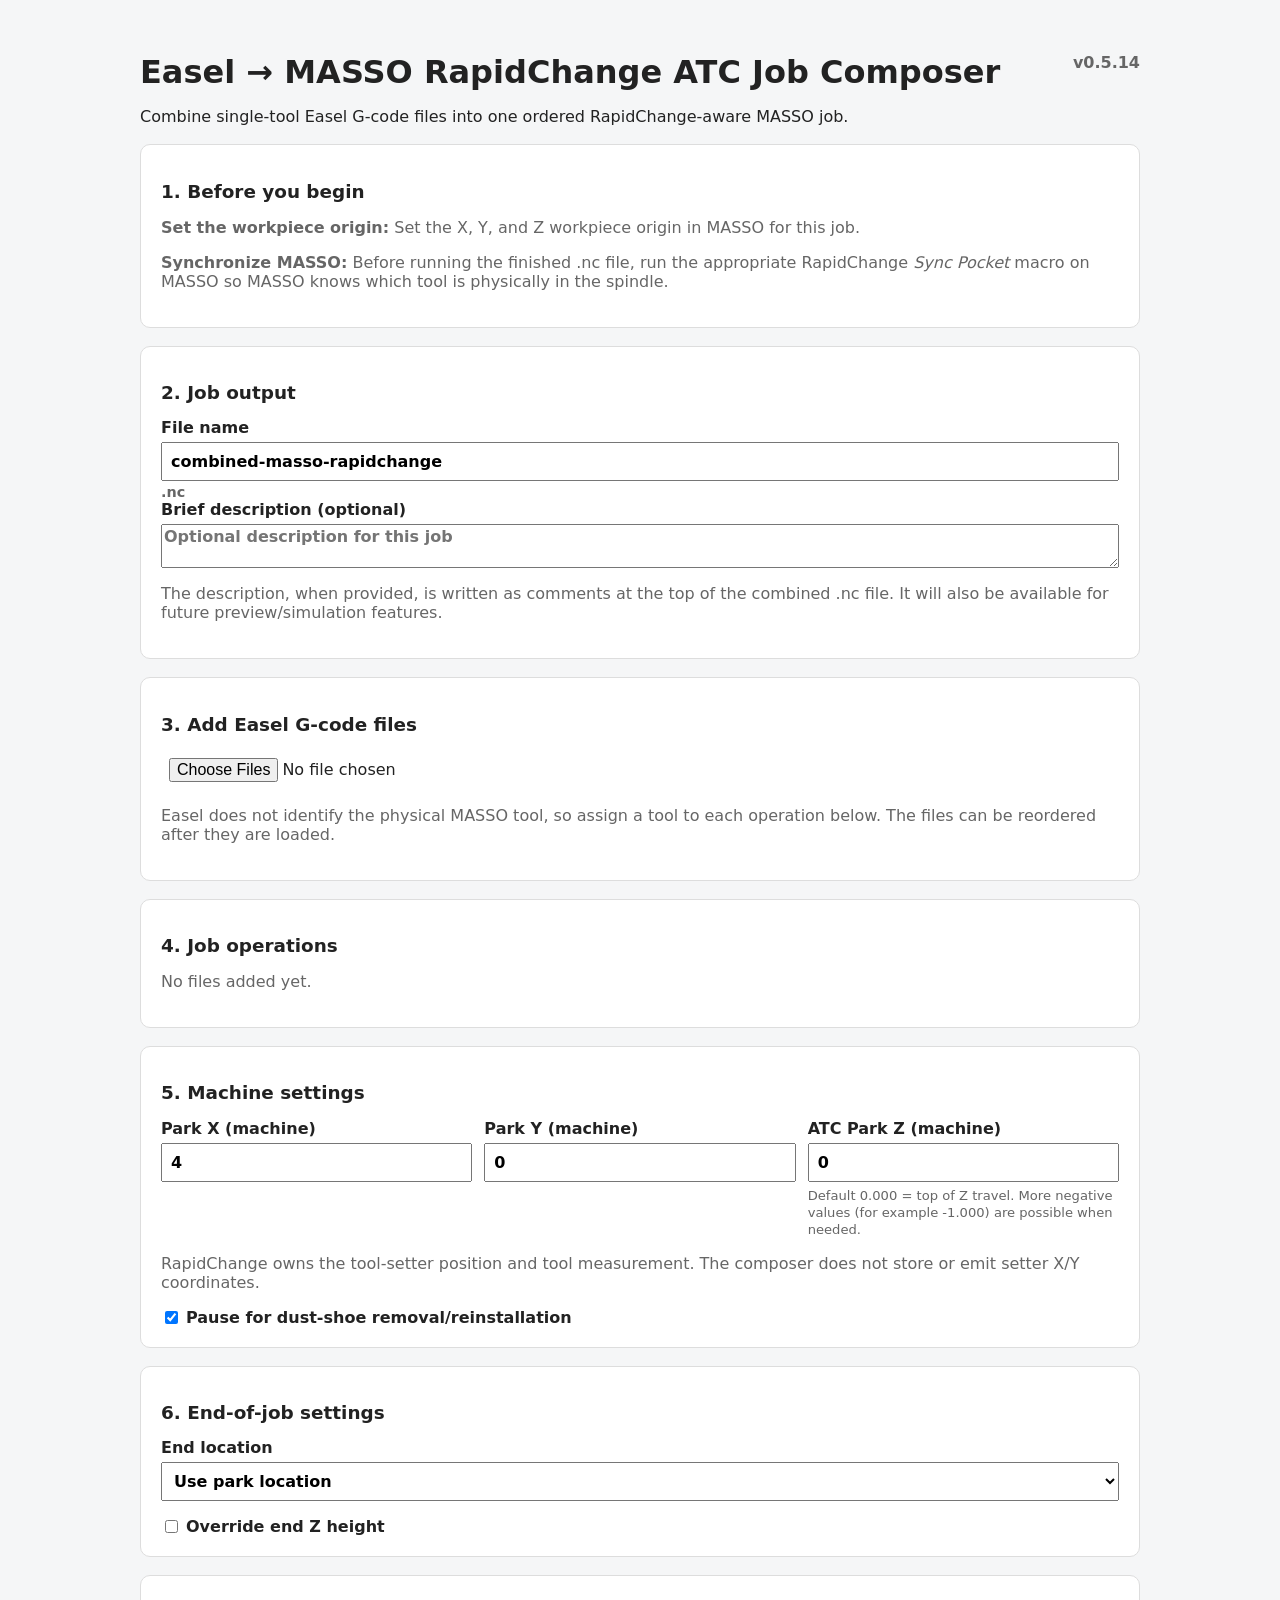
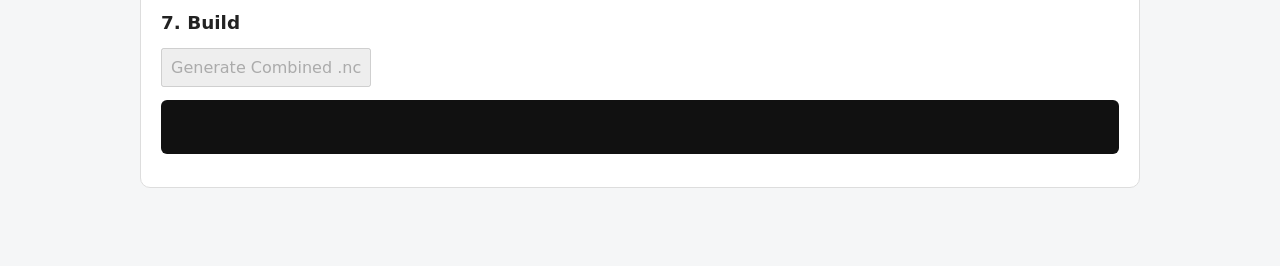
<file: index.html>
<!doctype html>
<html lang="en">
<head>
<meta charset="utf-8"><meta name="viewport" content="width=device-width,initial-scale=1">
<title>Easel → MASSO RapidChange ATC Job Composer v0.5.14</title>
<link rel="stylesheet" href="css/styles.css">
</head>
<body><main class="app">
<header><div class="version">v0.5.14</div><h1>Easel → MASSO RapidChange ATC Job Composer</h1><p>Combine single-tool Easel G-code files into one ordered RapidChange-aware MASSO job.</p></header>

<section class="panel"><h2>1. Before you begin</h2>
<p class="hint"><strong>Set the workpiece origin:</strong> Set the X, Y, and Z workpiece origin in MASSO for this job.</p>
<p class="hint"><strong>Synchronize MASSO:</strong> Before running the finished .nc file, run the appropriate RapidChange <em>Sync Pocket</em> macro on MASSO so MASSO knows which tool is physically in the spindle.</p>
</section>

<section class="panel"><h2>2. Job output</h2>
<label>File name<input id="outputFileName" type="text" value="combined-masso-rapidchange" placeholder="combined-masso-rapidchange"><span class="extension">.nc</span></label>
<label>Brief description (optional)<textarea id="jobDescription" rows="2" placeholder="Optional description for this job"></textarea></label>
<p class="hint">The description, when provided, is written as comments at the top of the combined .nc file. It will also be available for future preview/simulation features.</p>
</section>

<section class="panel"><h2>3. Add Easel G-code files</h2>
<input id="fileInput" type="file" accept=".nc,.gcode,.txt" multiple>
<p class="hint">Easel does not identify the physical MASSO tool, so assign a tool to each operation below. The files can be reordered after they are loaded.</p>
</section>

<section class="panel"><h2>4. Job operations</h2><div id="operationList"><p class="empty">No files added yet.</p></div></section>

<section class="panel"><h2>5. Machine settings</h2>
<div class="settings-grid">
<label>Park X (machine)<input id="parkX" type="number" step=".001"></label>
<label>Park Y (machine)<input id="parkY" type="number" step=".001"></label>
<label>ATC Park Z (machine)<input id="parkZ" type="number" step=".001"><small>Default 0.000 = top of Z travel. More negative values (for example -1.000) are possible when needed.</small></label>
</div>
<p class="hint">RapidChange owns the tool-setter position and tool measurement. The composer does not store or emit setter X/Y coordinates.</p>
<label class="checkbox"><input id="dustShoeEnabled" type="checkbox"> Pause for dust-shoe removal/reinstallation</label>
</section>

<section class="panel"><h2>6. End-of-job settings</h2>
<label>End location<select id="endMode"><option value="park">Use park location</option><option value="custom">Override with machine coordinates</option><option value="zonly">Leave X/Y unchanged — raise Z only</option></select></label>
<div id="customEnd" class="settings-grid hidden"><label>End X (machine)<input id="endX" type="number" step=".001"></label><label>End Y (machine)<input id="endY" type="number" step=".001"></label></div>
<label class="checkbox"><input id="endZOverrideEnabled" type="checkbox"> Override end Z height</label>
<label id="endZWrap" class="hidden">End Z (machine)<input id="endZ" type="number" step=".001"><small>Default 0.000 = top of Z travel. More negative values are possible when needed.</small></label>
</section>

<section class="panel"><h2>7. Build</h2><button id="generateButton" disabled>Generate Combined .nc</button><pre id="status"></pre></section>
</main><script type="module" src="js/app.js"></script></body></html>
</file>
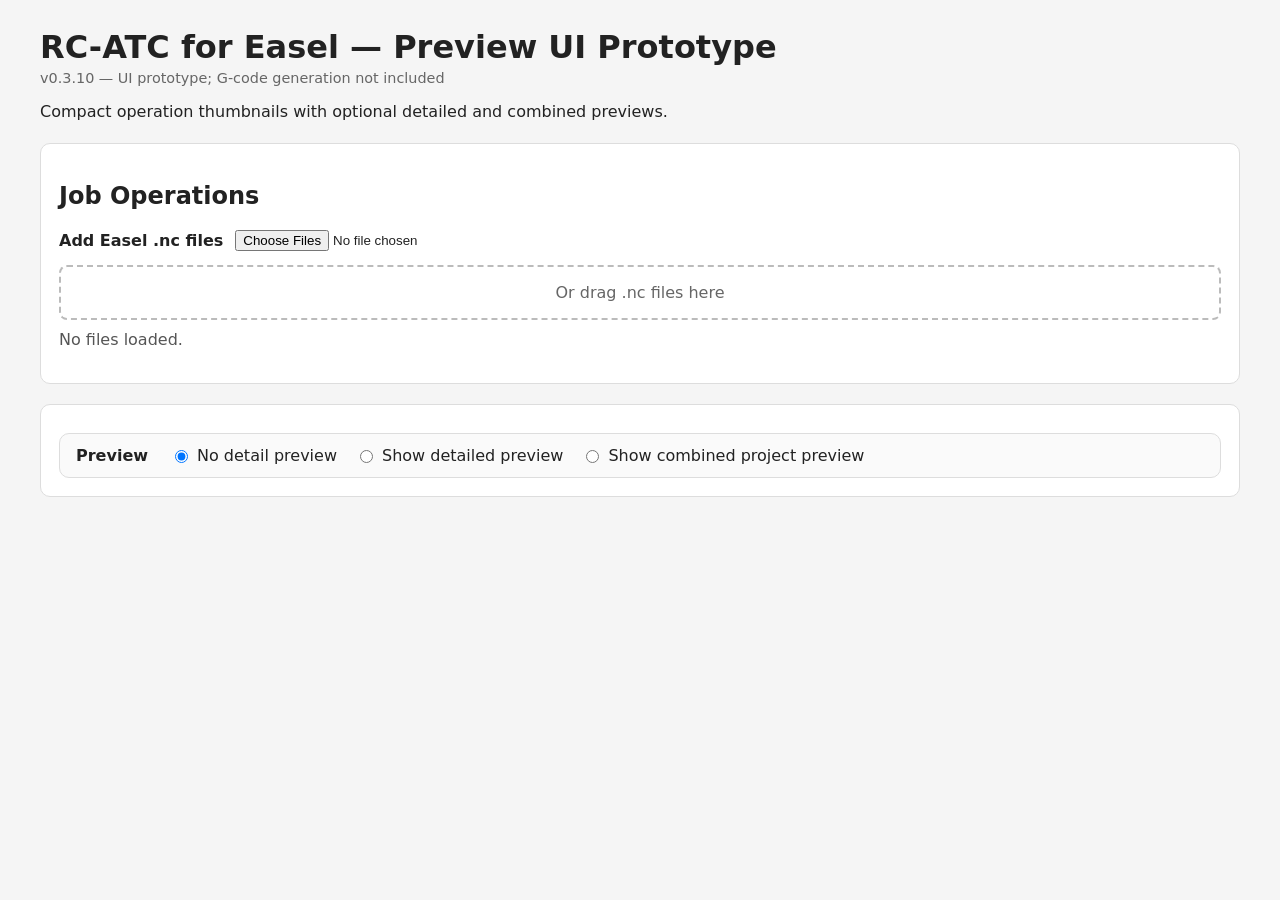
<file: js/preview/index.html>
<!doctype html>
<html lang="en">
<head>
<meta charset="utf-8">
<meta name="viewport" content="width=device-width,initial-scale=1">
<title>RC-ATC for Easel — Preview UI Prototype v0.3.10</title>
<link rel="stylesheet" href="css.css">
</head>
<body>
<main>
<header>
<h1>RC-ATC for Easel — Preview UI Prototype</h1>
<div class="version">v0.3.10 — UI prototype; G-code generation not included</div>
<p>Compact operation thumbnails with optional detailed and combined previews.</p>
</header>
<section class="panel">
<h2>Job Operations</h2>
<label class="file-label"><span>Add Easel .nc files</span><input id="files" type="file" accept=".nc,.gcode,.txt" multiple></label>
<div id="dropzone" class="dropzone">Or drag .nc files here</div>
<div id="status" class="status">No files loaded.</div><div id="projectStatus" class="project-status"></div>
<div id="operations" class="operations"></div>
</section>
<section class="panel">
<div class="preview-controls">
  <div class="preview-heading"><strong>Preview</strong></div>
  <label><input type="radio" name="previewMode" value="none" checked> No detail preview</label>
  <label><input type="radio" name="previewMode" value="detailed"> Show detailed preview</label>
  <label><input type="radio" name="previewMode" value="combined"> Show combined project preview</label>
</div>
<div id="detailedSection" class="preview-section hidden">
<div class="preview-header"><div><h2>Detailed Preview</h2><div class="meta">Select an operation to view its larger toolpath.</div></div></div>
<div id="detailChooser" class="detail-chooser"></div>
<div class="detail-controls">
<label><input id="detailRapid" type="checkbox" checked> Show rapid moves</label>
<label><input id="detailStart" type="checkbox" checked> Show start point</label>
<label><input id="detailEnd" type="checkbox" checked> Show end point</label>
<label><input id="detailAxes" type="checkbox"> Show axes & measurements</label>
</div>
<div class="large-preview"><canvas id="detailCanvas"></canvas></div>
</div>
<div id="combinedSection" class="preview-section hidden">
<div class="preview-header"><div><h2>Combined Project Preview</h2><div id="combinedMeta" class="meta">Assign tools to operations to populate the combined preview.</div><div id="combinedRequirements"></div></div>
<div class="toolbar"><button id="allTools" type="button">All</button><button id="noTools" type="button">None</button></div></div>
<div id="toolFilters" class="tool-filters"></div>
<div class="detail-controls">
<label><input id="combinedRapid" type="checkbox" checked> Show rapid moves</label>
<label><input id="combinedStart" type="checkbox" checked> Show start points</label>
<label><input id="combinedEnd" type="checkbox" checked> Show end points</label>
<label><input id="combinedAxes" type="checkbox"> Show axes & measurements</label>
</div>
<div class="large-preview"><canvas id="combinedCanvas"></canvas></div>
</div>
</section>
</main>
<script src="parser.js?v=0.3.10"></script><script src="renderer.js?v=0.3.10"></script><script src="app.js?v=0.3.10"></script>
</body>
</html>
</file>
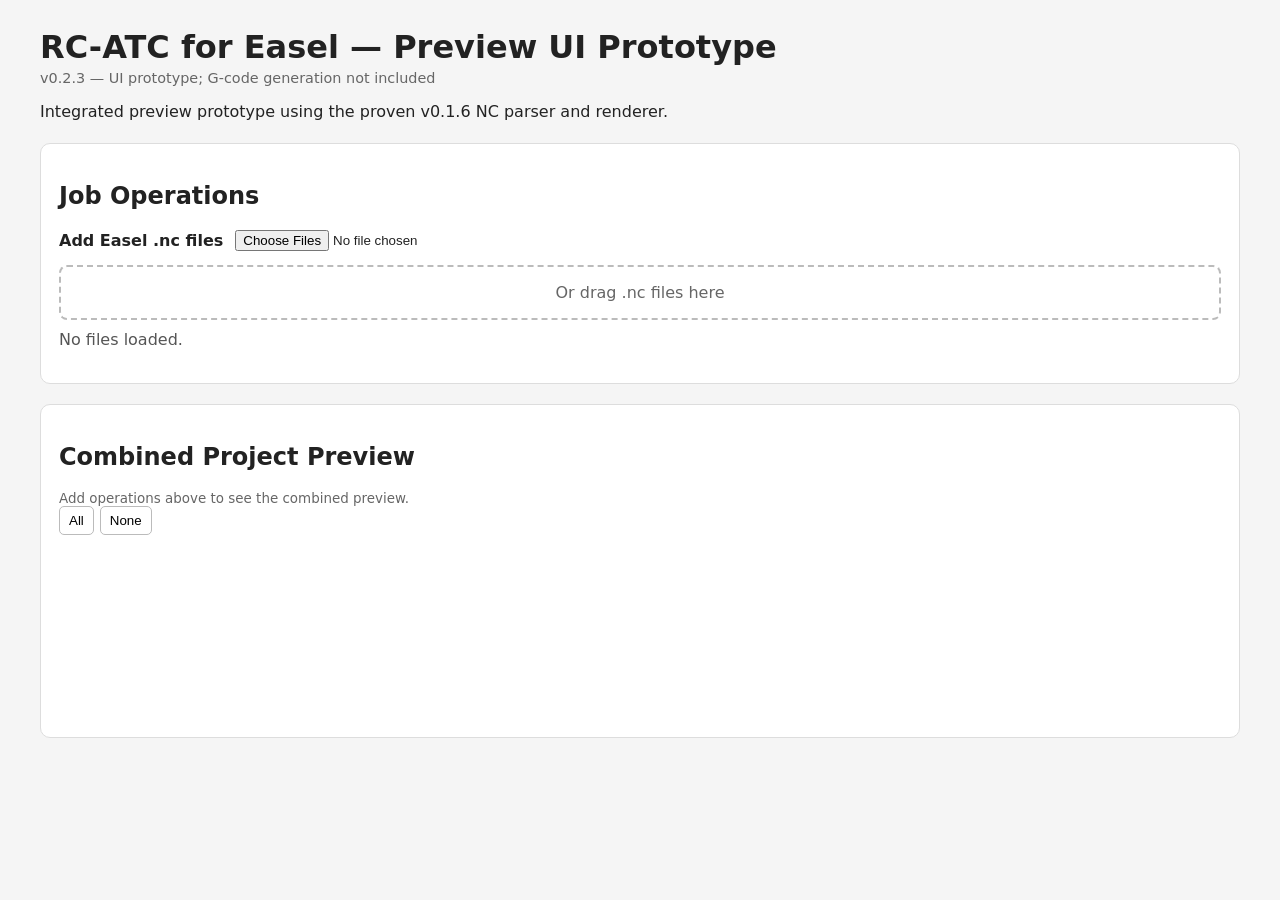
<file: js/preview/preview.html>
<!doctype html>
<html lang="en">
<head>
<meta charset="utf-8">
<meta name="viewport" content="width=device-width,initial-scale=1">
<title>RC-ATC for Easel — Preview UI Prototype v0.2.3</title>
<link rel="stylesheet" href="css.css">
</head>
<body>
<main>
<header>
  <h1>RC-ATC for Easel — Preview UI Prototype</h1>
  <div class="version">v0.2.3 — UI prototype; G-code generation not included</div>
  <p>Integrated preview prototype using the proven v0.1.6 NC parser and renderer.</p>
</header>

<section class="panel">
  <h2>Job Operations</h2>
  <label class="file-label"><span>Add Easel .nc files</span><input id="files" type="file" accept=".nc,.gcode,.txt" multiple></label>
  <div id="dropzone" class="dropzone">Or drag .nc files here</div>
  <div id="status" class="status">No files loaded.</div>
  <div id="operations" class="operations"></div>
</section>

<section class="panel">
  <div class="combined-head">
    <div><h2>Combined Project Preview</h2><div id="combinedMeta" class="meta">Add operations above to see the combined preview.</div></div>
    <div class="toolbar"><button id="allTools" type="button">All</button><button id="noTools" type="button">None</button></div>
  </div>
  <div id="toolFilters" class="tool-filters"></div>
  <div class="combined-wrap"><canvas id="combinedCanvas"></canvas></div>
</section>
</main>
<script src="js/parser.js"></script>
<script src="js/renderer.js"></script>
<script src="js/app.js"></script>
</body>
</html>
</file>
<file: css/styles.css>
/* Responsibility: Application layout and visual styling. */
:root{font-family:system-ui,-apple-system,"Segoe UI",sans-serif;color:#222;background:#f5f6f7}body{margin:0}.app{max-width:1000px;margin:auto;padding:32px 20px 60px}header{position:relative}.version{position:absolute;right:0;top:0;font-weight:700;color:#666}.panel{background:#fff;border:1px solid #ddd;border-radius:10px;padding:20px;margin:18px 0}h1{margin-bottom:6px}h2{font-size:1.15rem}.hint,.empty{color:#666}.operation{display:grid;grid-template-columns:1fr 250px auto;gap:10px;align-items:center;padding:10px 0;border-bottom:1px solid #eee}.operation-actions{display:flex;gap:4px}.settings-grid{display:grid;grid-template-columns:repeat(auto-fit,minmax(170px,1fr));gap:12px}label{display:flex;flex-direction:column;gap:5px;font-weight:600}input,select,button{font:inherit;padding:8px}.checkbox{flex-direction:row;margin-top:16px;align-items:center}button{cursor:pointer}#status{white-space:pre-wrap;background:#111;color:#eee;padding:12px;border-radius:6px;min-height:30px}.hidden{display:none!important}
label small{font-size:.82rem;font-weight:400;color:#666;line-height:1.3}

.extension{margin-top:-2px;color:#666;font-size:.9rem}.panel textarea{font:inherit;resize:vertical}

.tool-controls{display:flex;flex-direction:column;gap:6px}.manual-tool-select{font-size:.92rem}@media(max-width:700px){.operation{grid-template-columns:1fr auto}.tool-controls{grid-column:1/-1}.operation-actions{grid-column:2;grid-row:1}}
</file>
<file: js/preview/css.css>
/* Responsibility: Layout and styling for preview prototype v0.2.6. */
:root{font-family:system-ui,-apple-system,BlinkMacSystemFont,"Segoe UI",sans-serif;color:#222;background:#f5f5f5}
body{margin:0}main{max-width:1200px;margin:0 auto;padding:28px}header{margin-bottom:22px}h1{margin:0 0 4px}.version{color:#666;font-size:.9rem}
.panel{background:#fff;border:1px solid #ddd;border-radius:10px;padding:18px;margin-bottom:20px}
.file-label{display:inline-flex;align-items:center;gap:12px;font-weight:600;cursor:pointer}.dropzone{margin-top:14px;border:2px dashed #bbb;border-radius:8px;padding:16px;text-align:center;color:#666}
.dropzone.dragover{border-color:#333;background:#fafafa}.status{margin:10px 0 14px;color:#555}.operations{display:grid;gap:12px;margin-top:16px}
.operation{display:grid;grid-template-columns:230px 1fr auto;gap:16px;align-items:center;border:1px solid #ddd;border-radius:8px;padding:10px}
.thumb{width:220px;height:138px}.thumb canvas{width:100%;height:100%;border:1px solid #ddd;border-radius:5px;background:#fff}
.op-info h3{margin:0 0 5px;font-size:1rem}.op-info p{margin:3px 0;color:#666;font-size:.84rem}.op-info label{display:block;margin-top:8px;font-size:.9rem}.op-info select{width:100%;max-width:360px;padding:5px}
.actions{display:flex;gap:5px;flex-direction:column}.actions button,.toolbar button{padding:6px 9px;border:1px solid #bbb;background:#fff;border-radius:5px;cursor:pointer}.actions button:hover,.toolbar button:hover{background:#eee}
.preview-controls{display:flex;gap:24px;flex-wrap:wrap}.preview-section{margin-top:18px;border-top:1px solid #eee;padding-top:18px}.hidden{display:none!important}
.preview-header{display:flex;justify-content:space-between;align-items:flex-start;gap:15px}.toolbar{display:flex;gap:6px}.meta{color:#666;font-size:.84rem}
.tool-filters{display:flex;flex-wrap:wrap;gap:10px;margin:15px 0}.tool-filter{padding:7px 10px;border:1px solid #ddd;border-radius:6px;background:#fafafa}
.detail-chooser{display:flex;flex-wrap:wrap;gap:8px;margin:12px 0}.detail-chooser button{padding:7px 10px;border:1px solid #bbb;border-radius:6px;background:#fff;cursor:pointer}.detail-chooser button.active{font-weight:700;background:#eee}
.detail-controls{display:flex;gap:18px;flex-wrap:wrap;margin:12px 0}.large-preview canvas{width:100%;aspect-ratio:16/10;display:block;border:1px solid #ddd;background:#fff}
.popover{position:fixed;z-index:10;background:#fff;border:1px solid #bbb;border-radius:8px;box-shadow:0 8px 24px #0002;padding:12px;max-width:320px;font-size:.84rem;pointer-events:none}
@media(max-width:750px){.operation{grid-template-columns:1fr}.thumb{width:100%;height:auto}.thumb canvas{aspect-ratio:16/10}.preview-header{flex-direction:column}}

/* v0.3.3 UI polish
   Responsibility: improve hierarchy and spacing without changing preview geometry. */

.preview-controls{
  display:flex;
  align-items:center;
  gap:18px;
  flex-wrap:wrap;
  padding:12px 16px;
  margin-top:10px;
  border:1px solid #ddd;
  border-radius:10px;
  background:#fafafa;
}

.preview-controls .preview-heading{
  margin-right:4px;
}

.preview-controls label{
  display:inline-flex;
  align-items:center;
  gap:6px;
  white-space:nowrap;
}

.project-status{
  margin-top:4px;
  font-size:.92rem;
  color:#555;
}

.tool-warning{
  margin-top:7px;
  font-size:.9rem;
  font-weight:600;
  color:#8a5a00;
}

.operation{
  min-height:0;
}

.operation .thumb{
  flex:0 0 auto;
}

.operation .op-info{
  min-width:0;
}

.operation .op-info p{
  margin:3px 0;
}

@media (max-width: 760px){
  .preview-controls{
    align-items:flex-start;
    flex-direction:column;
    gap:9px;
  }
}

/* v0.3.5 operation-card polish.
   Responsibility: keep the thumbnail, tool assignment, warning, and controls visible
   without changing the visualization itself. */
.operation .op-info{
  display:flex;
  flex-direction:column;
  align-items:flex-start;
  justify-content:center;
}
.operation .op-info label{
  margin-top:8px;
  width:100%;
}
.operation .op-info select{
  margin-left:5px;
}
.operation .tool-warning{
  display:block;
  margin-top:8px;
}
.actions button:disabled{
  opacity:.4;
  cursor:default;
}

/* v0.3.6 tool legend */
.tool-legend{display:flex;flex-wrap:wrap;gap:10px 16px;margin:8px 0 12px;font-size:.9rem}
.legend-item{display:inline-flex;align-items:center;gap:5px}.legend-swatch{width:11px;height:11px;border-radius:50%;display:inline-block}

/* v0.3.10: identify combined-preview tools directly on their visibility controls.
   The text label and tool number remain visible so color is never the sole identifier. */
.tool-filter{
  border-bottom:4px solid var(--tool-color, #111111);
}
.tool-filter:hover{
  border-bottom-color:var(--tool-color, #111111);
}

/* v0.3.10 measurement summary.
   Responsibility: present machine-relevant workpiece requirements without replacing the visual preview. */
.requirements{margin-top:8px;padding:8px 10px;border-left:3px solid #777;background:#fafafa;font-size:.82rem;line-height:1.45}
.requirements .muted{color:#777}
</file>
